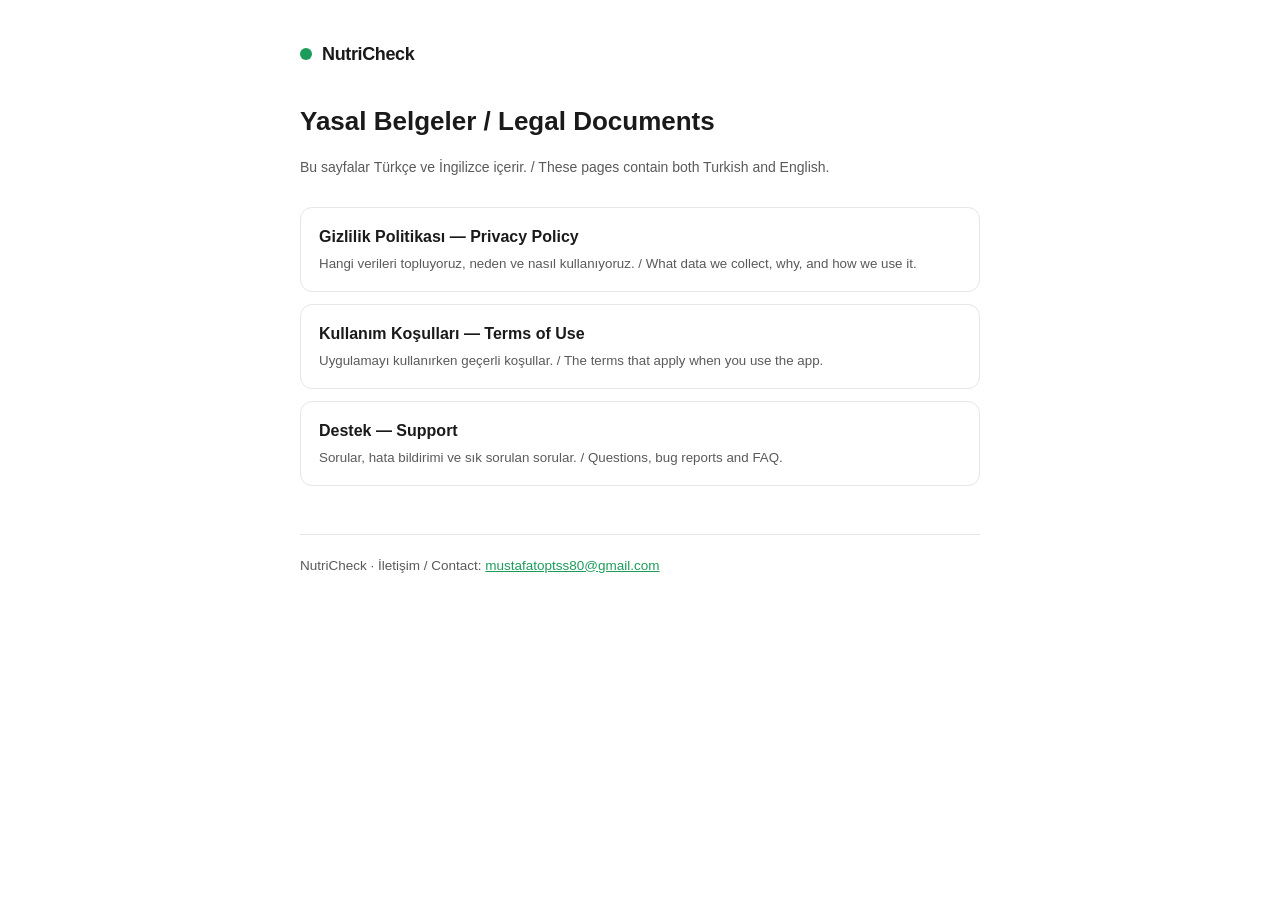
<file: index.html>
<!doctype html>
<html lang="tr">
<head>
<meta charset="utf-8">
<meta name="viewport" content="width=device-width, initial-scale=1">
<title>NutriCheck — Legal</title>
<link rel="stylesheet" href="style.css">
</head>
<body>
<div class="wrap">
  <div class="brand"><span class="dot"></span><span>NutriCheck</span></div>
  <h1>Yasal Belgeler / Legal Documents</h1>
  <p class="updated">Bu sayfalar Türkçe ve İngilizce içerir. / These pages contain both Turkish and English.</p>
  <div class="card-links">
    <a href="privacy.html">Gizlilik Politikası — Privacy Policy<small>Hangi verileri topluyoruz, neden ve nasıl kullanıyoruz. / What data we collect, why, and how we use it.</small></a>
    <a href="terms.html">Kullanım Koşulları — Terms of Use<small>Uygulamayı kullanırken geçerli koşullar. / The terms that apply when you use the app.</small></a>
    <a href="support.html">Destek — Support<small>Sorular, hata bildirimi ve sık sorulan sorular. / Questions, bug reports and FAQ.</small></a>
  </div>
  <footer>
    NutriCheck &middot; İletişim / Contact: <a href="mailto:mustafatoptss80@gmail.com">mustafatoptss80@gmail.com</a>
  </footer>
</div>
</body>
</html>
</file>
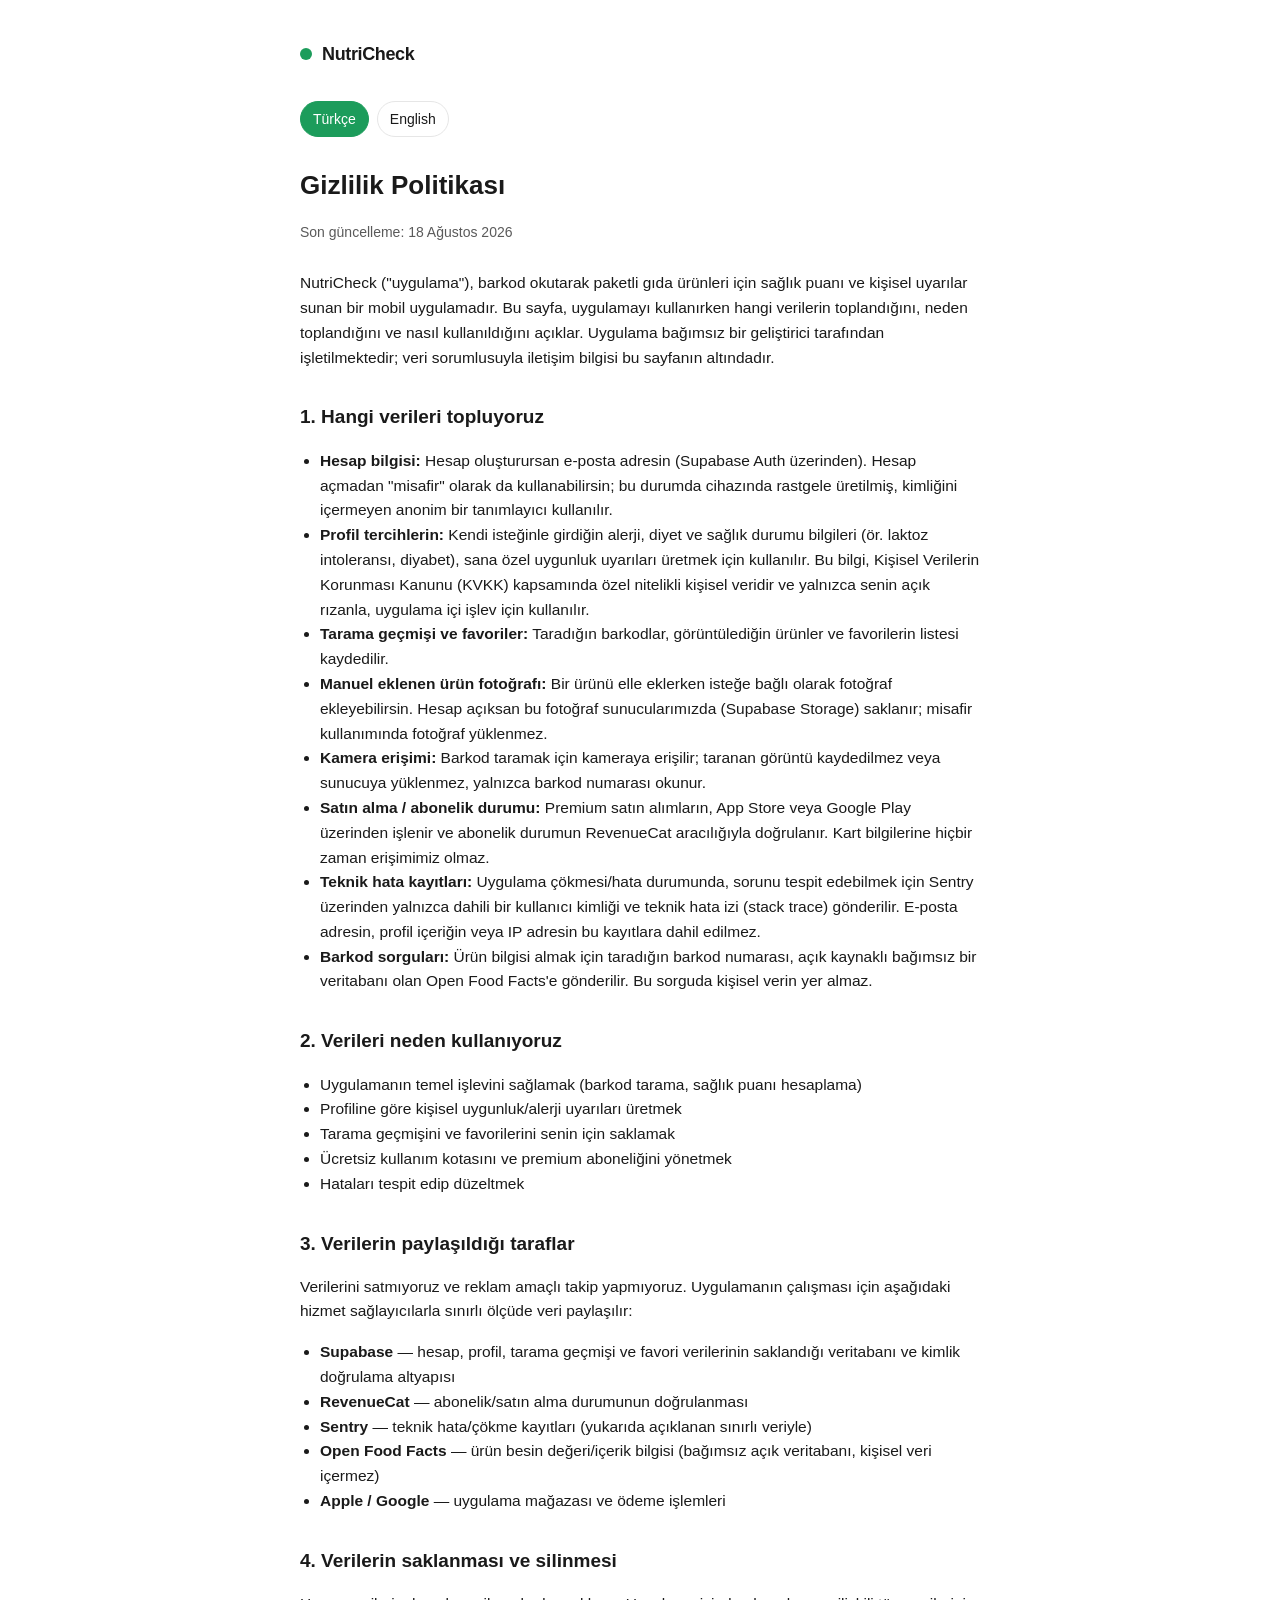
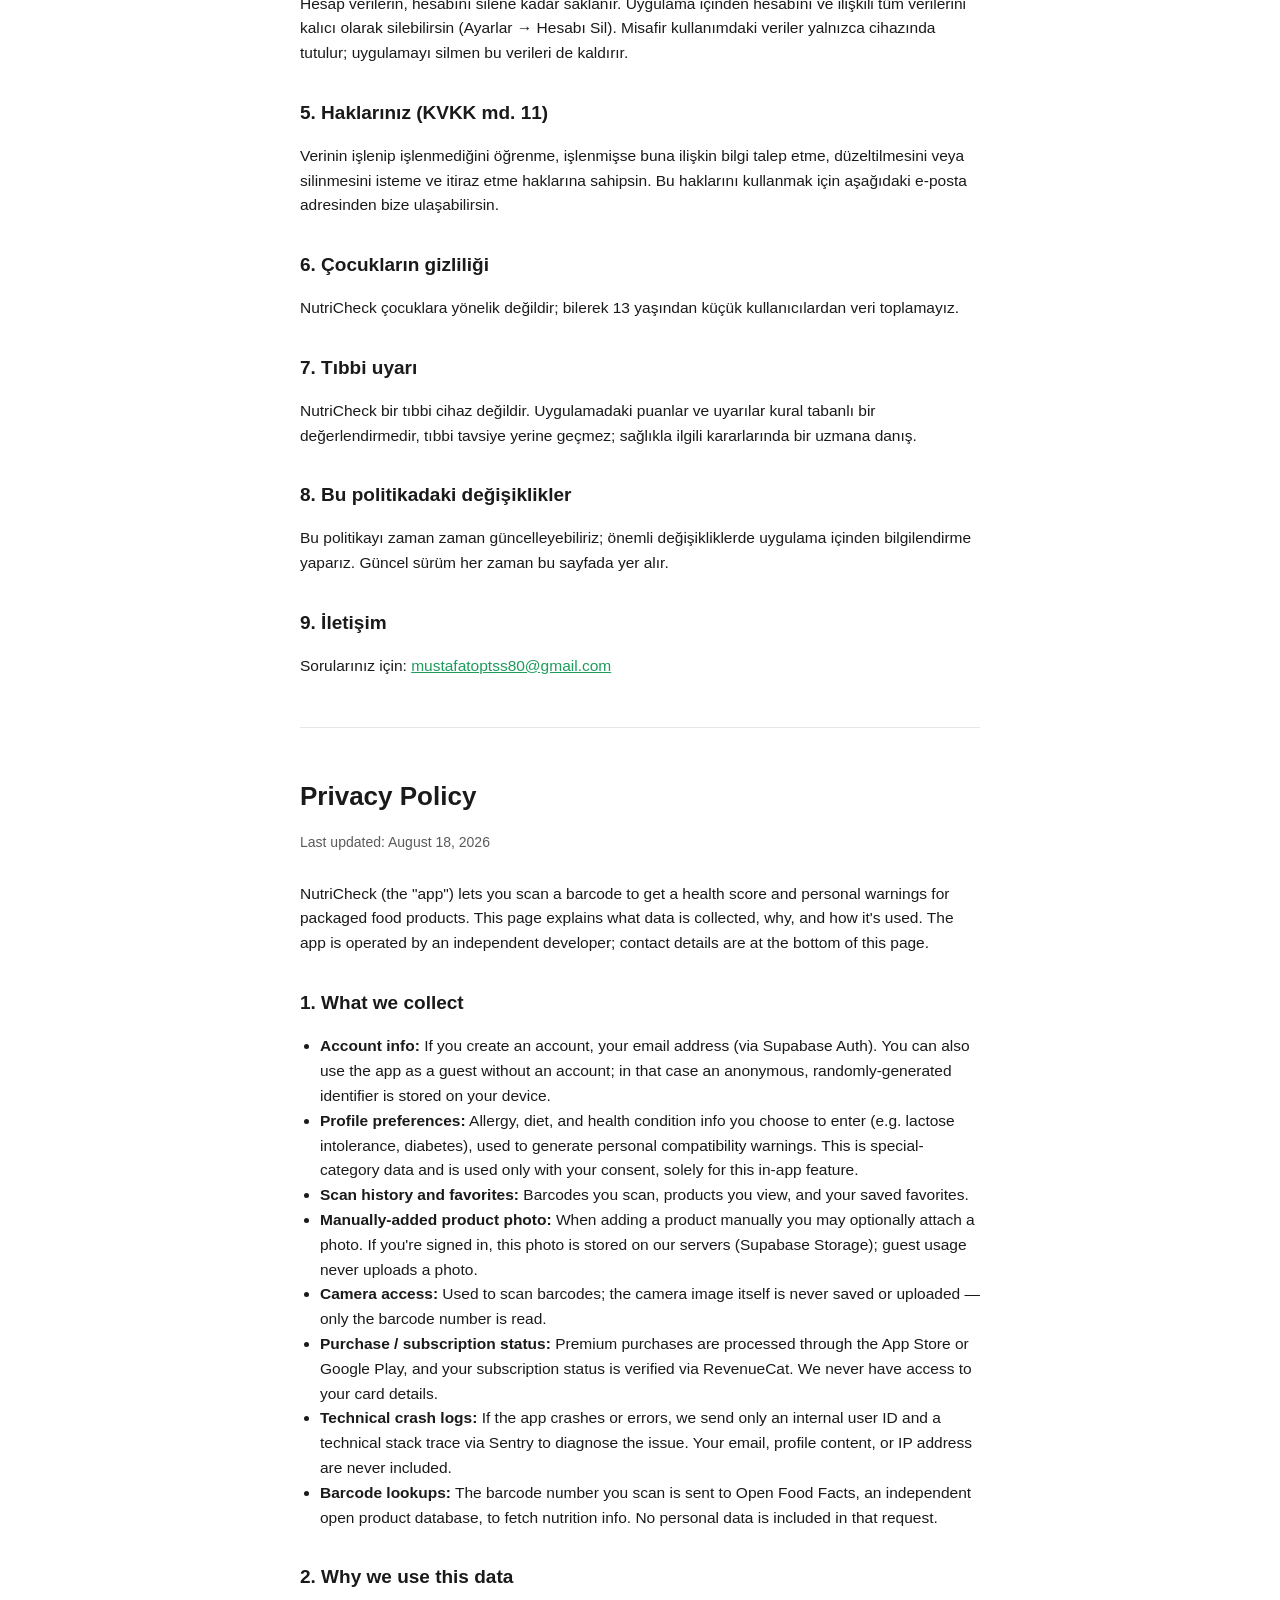
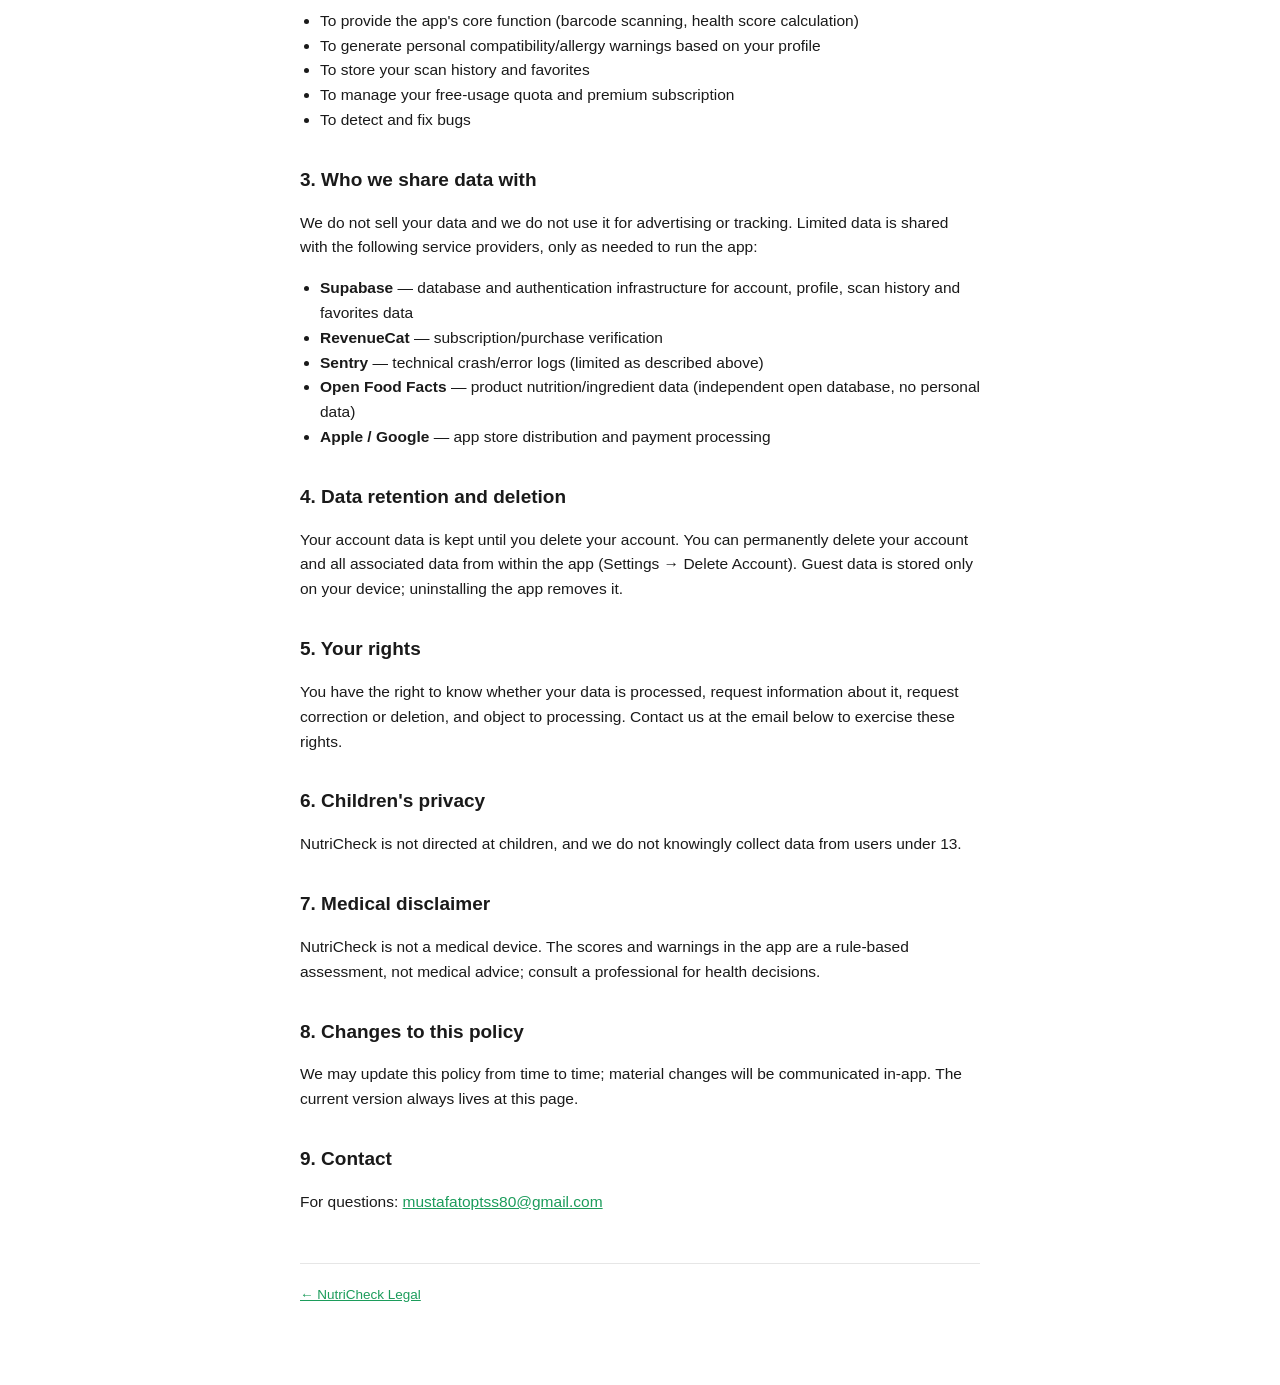
<file: privacy.html>
<!doctype html>
<html lang="tr">
<head>
<meta charset="utf-8">
<meta name="viewport" content="width=device-width, initial-scale=1">
<title>NutriCheck — Gizlilik Politikası / Privacy Policy</title>
<link rel="stylesheet" href="style.css">
</head>
<body>
<div class="wrap">
  <div class="brand"><span class="dot"></span><span>NutriCheck</span></div>

  <div class="lang-switch">
    <a href="#tr" class="active">Türkçe</a>
    <a href="#en">English</a>
  </div>

  <section id="tr">
  <h1>Gizlilik Politikası</h1>
  <p class="updated">Son güncelleme: 18 Ağustos 2026</p>

  <p>NutriCheck ("uygulama"), barkod okutarak paketli gıda ürünleri için sağlık puanı ve kişisel uyarılar sunan bir mobil uygulamadır. Bu sayfa, uygulamayı kullanırken hangi verilerin toplandığını, neden toplandığını ve nasıl kullanıldığını açıklar. Uygulama bağımsız bir geliştirici tarafından işletilmektedir; veri sorumlusuyla iletişim bilgisi bu sayfanın altındadır.</p>

  <h2>1. Hangi verileri topluyoruz</h2>
  <ul>
    <li><strong>Hesap bilgisi:</strong> Hesap oluşturursan e-posta adresin (Supabase Auth üzerinden). Hesap açmadan "misafir" olarak da kullanabilirsin; bu durumda cihazında rastgele üretilmiş, kimliğini içermeyen anonim bir tanımlayıcı kullanılır.</li>
    <li><strong>Profil tercihlerin:</strong> Kendi isteğinle girdiğin alerji, diyet ve sağlık durumu bilgileri (ör. laktoz intoleransı, diyabet), sana özel uygunluk uyarıları üretmek için kullanılır. Bu bilgi, Kişisel Verilerin Korunması Kanunu (KVKK) kapsamında özel nitelikli kişisel veridir ve yalnızca senin açık rızanla, uygulama içi işlev için kullanılır.</li>
    <li><strong>Tarama geçmişi ve favoriler:</strong> Taradığın barkodlar, görüntülediğin ürünler ve favorilerin listesi kaydedilir.</li>
    <li><strong>Manuel eklenen ürün fotoğrafı:</strong> Bir ürünü elle eklerken isteğe bağlı olarak fotoğraf ekleyebilirsin. Hesap açıksan bu fotoğraf sunucularımızda (Supabase Storage) saklanır; misafir kullanımında fotoğraf yüklenmez.</li>
    <li><strong>Kamera erişimi:</strong> Barkod taramak için kameraya erişilir; taranan görüntü kaydedilmez veya sunucuya yüklenmez, yalnızca barkod numarası okunur.</li>
    <li><strong>Satın alma / abonelik durumu:</strong> Premium satın alımların, App Store veya Google Play üzerinden işlenir ve abonelik durumun RevenueCat aracılığıyla doğrulanır. Kart bilgilerine hiçbir zaman erişimimiz olmaz.</li>
    <li><strong>Teknik hata kayıtları:</strong> Uygulama çökmesi/hata durumunda, sorunu tespit edebilmek için Sentry üzerinden yalnızca dahili bir kullanıcı kimliği ve teknik hata izi (stack trace) gönderilir. E-posta adresin, profil içeriğin veya IP adresin bu kayıtlara dahil edilmez.</li>
    <li><strong>Barkod sorguları:</strong> Ürün bilgisi almak için taradığın barkod numarası, açık kaynaklı bağımsız bir veritabanı olan Open Food Facts'e gönderilir. Bu sorguda kişisel verin yer almaz.</li>
  </ul>

  <h2>2. Verileri neden kullanıyoruz</h2>
  <ul>
    <li>Uygulamanın temel işlevini sağlamak (barkod tarama, sağlık puanı hesaplama)</li>
    <li>Profiline göre kişisel uygunluk/alerji uyarıları üretmek</li>
    <li>Tarama geçmişini ve favorilerini senin için saklamak</li>
    <li>Ücretsiz kullanım kotasını ve premium aboneliğini yönetmek</li>
    <li>Hataları tespit edip düzeltmek</li>
  </ul>

  <h2>3. Verilerin paylaşıldığı taraflar</h2>
  <p>Verilerini satmıyoruz ve reklam amaçlı takip yapmıyoruz. Uygulamanın çalışması için aşağıdaki hizmet sağlayıcılarla sınırlı ölçüde veri paylaşılır:</p>
  <ul>
    <li><strong>Supabase</strong> — hesap, profil, tarama geçmişi ve favori verilerinin saklandığı veritabanı ve kimlik doğrulama altyapısı</li>
    <li><strong>RevenueCat</strong> — abonelik/satın alma durumunun doğrulanması</li>
    <li><strong>Sentry</strong> — teknik hata/çökme kayıtları (yukarıda açıklanan sınırlı veriyle)</li>
    <li><strong>Open Food Facts</strong> — ürün besin değeri/içerik bilgisi (bağımsız açık veritabanı, kişisel veri içermez)</li>
    <li><strong>Apple / Google</strong> — uygulama mağazası ve ödeme işlemleri</li>
  </ul>

  <h2>4. Verilerin saklanması ve silinmesi</h2>
  <p>Hesap verilerin, hesabını silene kadar saklanır. Uygulama içinden hesabını ve ilişkili tüm verilerini kalıcı olarak silebilirsin (Ayarlar &rarr; Hesabı Sil). Misafir kullanımdaki veriler yalnızca cihazında tutulur; uygulamayı silmen bu verileri de kaldırır.</p>

  <h2>5. Haklarınız (KVKK md. 11)</h2>
  <p>Verinin işlenip işlenmediğini öğrenme, işlenmişse buna ilişkin bilgi talep etme, düzeltilmesini veya silinmesini isteme ve itiraz etme haklarına sahipsin. Bu haklarını kullanmak için aşağıdaki e-posta adresinden bize ulaşabilirsin.</p>

  <h2>6. Çocukların gizliliği</h2>
  <p>NutriCheck çocuklara yönelik değildir; bilerek 13 yaşından küçük kullanıcılardan veri toplamayız.</p>

  <h2>7. Tıbbi uyarı</h2>
  <p>NutriCheck bir tıbbi cihaz değildir. Uygulamadaki puanlar ve uyarılar kural tabanlı bir değerlendirmedir, tıbbi tavsiye yerine geçmez; sağlıkla ilgili kararlarında bir uzmana danış.</p>

  <h2>8. Bu politikadaki değişiklikler</h2>
  <p>Bu politikayı zaman zaman güncelleyebiliriz; önemli değişikliklerde uygulama içinden bilgilendirme yaparız. Güncel sürüm her zaman bu sayfada yer alır.</p>

  <h2>9. İletişim</h2>
  <p>Sorularınız için: <a href="mailto:mustafatoptss80@gmail.com">mustafatoptss80@gmail.com</a></p>
  </section>

  <hr class="section">

  <section id="en">
  <h1>Privacy Policy</h1>
  <p class="updated">Last updated: August 18, 2026</p>

  <p>NutriCheck (the "app") lets you scan a barcode to get a health score and personal warnings for packaged food products. This page explains what data is collected, why, and how it's used. The app is operated by an independent developer; contact details are at the bottom of this page.</p>

  <h2>1. What we collect</h2>
  <ul>
    <li><strong>Account info:</strong> If you create an account, your email address (via Supabase Auth). You can also use the app as a guest without an account; in that case an anonymous, randomly-generated identifier is stored on your device.</li>
    <li><strong>Profile preferences:</strong> Allergy, diet, and health condition info you choose to enter (e.g. lactose intolerance, diabetes), used to generate personal compatibility warnings. This is special-category data and is used only with your consent, solely for this in-app feature.</li>
    <li><strong>Scan history and favorites:</strong> Barcodes you scan, products you view, and your saved favorites.</li>
    <li><strong>Manually-added product photo:</strong> When adding a product manually you may optionally attach a photo. If you're signed in, this photo is stored on our servers (Supabase Storage); guest usage never uploads a photo.</li>
    <li><strong>Camera access:</strong> Used to scan barcodes; the camera image itself is never saved or uploaded — only the barcode number is read.</li>
    <li><strong>Purchase / subscription status:</strong> Premium purchases are processed through the App Store or Google Play, and your subscription status is verified via RevenueCat. We never have access to your card details.</li>
    <li><strong>Technical crash logs:</strong> If the app crashes or errors, we send only an internal user ID and a technical stack trace via Sentry to diagnose the issue. Your email, profile content, or IP address are never included.</li>
    <li><strong>Barcode lookups:</strong> The barcode number you scan is sent to Open Food Facts, an independent open product database, to fetch nutrition info. No personal data is included in that request.</li>
  </ul>

  <h2>2. Why we use this data</h2>
  <ul>
    <li>To provide the app's core function (barcode scanning, health score calculation)</li>
    <li>To generate personal compatibility/allergy warnings based on your profile</li>
    <li>To store your scan history and favorites</li>
    <li>To manage your free-usage quota and premium subscription</li>
    <li>To detect and fix bugs</li>
  </ul>

  <h2>3. Who we share data with</h2>
  <p>We do not sell your data and we do not use it for advertising or tracking. Limited data is shared with the following service providers, only as needed to run the app:</p>
  <ul>
    <li><strong>Supabase</strong> — database and authentication infrastructure for account, profile, scan history and favorites data</li>
    <li><strong>RevenueCat</strong> — subscription/purchase verification</li>
    <li><strong>Sentry</strong> — technical crash/error logs (limited as described above)</li>
    <li><strong>Open Food Facts</strong> — product nutrition/ingredient data (independent open database, no personal data)</li>
    <li><strong>Apple / Google</strong> — app store distribution and payment processing</li>
  </ul>

  <h2>4. Data retention and deletion</h2>
  <p>Your account data is kept until you delete your account. You can permanently delete your account and all associated data from within the app (Settings &rarr; Delete Account). Guest data is stored only on your device; uninstalling the app removes it.</p>

  <h2>5. Your rights</h2>
  <p>You have the right to know whether your data is processed, request information about it, request correction or deletion, and object to processing. Contact us at the email below to exercise these rights.</p>

  <h2>6. Children's privacy</h2>
  <p>NutriCheck is not directed at children, and we do not knowingly collect data from users under 13.</p>

  <h2>7. Medical disclaimer</h2>
  <p>NutriCheck is not a medical device. The scores and warnings in the app are a rule-based assessment, not medical advice; consult a professional for health decisions.</p>

  <h2>8. Changes to this policy</h2>
  <p>We may update this policy from time to time; material changes will be communicated in-app. The current version always lives at this page.</p>

  <h2>9. Contact</h2>
  <p>For questions: <a href="mailto:mustafatoptss80@gmail.com">mustafatoptss80@gmail.com</a></p>
  </section>

  <footer>
    <a href="index.html">&larr; NutriCheck Legal</a>
  </footer>
</div>
</body>
</html>
</file>
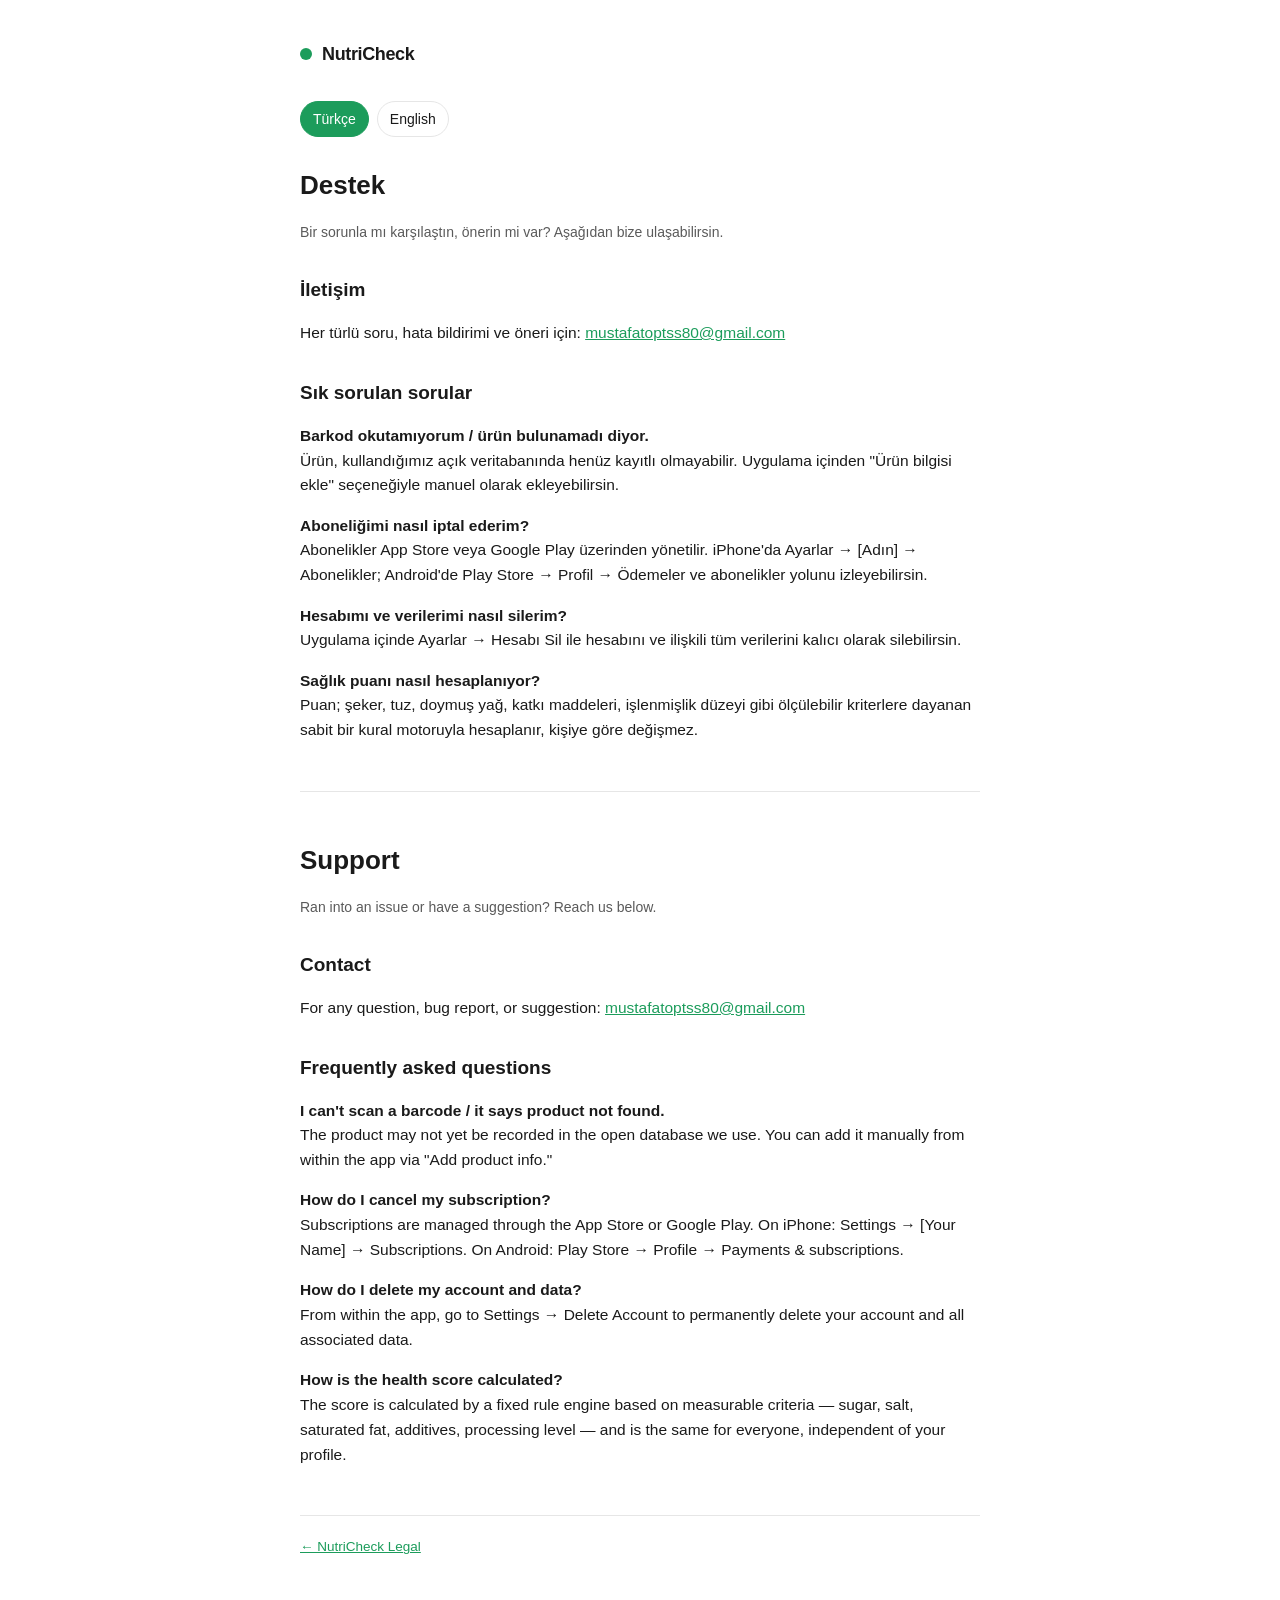
<file: support.html>
<!doctype html>
<html lang="tr">
<head>
<meta charset="utf-8">
<meta name="viewport" content="width=device-width, initial-scale=1">
<title>NutriCheck — Destek / Support</title>
<link rel="stylesheet" href="style.css">
</head>
<body>
<div class="wrap">
  <div class="brand"><span class="dot"></span><span>NutriCheck</span></div>

  <div class="lang-switch">
    <a href="#tr" class="active">Türkçe</a>
    <a href="#en">English</a>
  </div>

  <section id="tr">
  <h1>Destek</h1>
  <p class="updated">Bir sorunla mı karşılaştın, önerin mi var? Aşağıdan bize ulaşabilirsin.</p>

  <h2>İletişim</h2>
  <p>Her türlü soru, hata bildirimi ve öneri için: <a href="mailto:mustafatoptss80@gmail.com">mustafatoptss80@gmail.com</a></p>

  <h2>Sık sorulan sorular</h2>
  <p><strong>Barkod okutamıyorum / ürün bulunamadı diyor.</strong><br>Ürün, kullandığımız açık veritabanında henüz kayıtlı olmayabilir. Uygulama içinden "Ürün bilgisi ekle" seçeneğiyle manuel olarak ekleyebilirsin.</p>
  <p><strong>Aboneliğimi nasıl iptal ederim?</strong><br>Abonelikler App Store veya Google Play üzerinden yönetilir. iPhone'da Ayarlar &rarr; [Adın] &rarr; Abonelikler; Android'de Play Store &rarr; Profil &rarr; Ödemeler ve abonelikler yolunu izleyebilirsin.</p>
  <p><strong>Hesabımı ve verilerimi nasıl silerim?</strong><br>Uygulama içinde Ayarlar &rarr; Hesabı Sil ile hesabını ve ilişkili tüm verilerini kalıcı olarak silebilirsin.</p>
  <p><strong>Sağlık puanı nasıl hesaplanıyor?</strong><br>Puan; şeker, tuz, doymuş yağ, katkı maddeleri, işlenmişlik düzeyi gibi ölçülebilir kriterlere dayanan sabit bir kural motoruyla hesaplanır, kişiye göre değişmez.</p>
  </section>

  <hr class="section">

  <section id="en">
  <h1>Support</h1>
  <p class="updated">Ran into an issue or have a suggestion? Reach us below.</p>

  <h2>Contact</h2>
  <p>For any question, bug report, or suggestion: <a href="mailto:mustafatoptss80@gmail.com">mustafatoptss80@gmail.com</a></p>

  <h2>Frequently asked questions</h2>
  <p><strong>I can't scan a barcode / it says product not found.</strong><br>The product may not yet be recorded in the open database we use. You can add it manually from within the app via "Add product info."</p>
  <p><strong>How do I cancel my subscription?</strong><br>Subscriptions are managed through the App Store or Google Play. On iPhone: Settings &rarr; [Your Name] &rarr; Subscriptions. On Android: Play Store &rarr; Profile &rarr; Payments & subscriptions.</p>
  <p><strong>How do I delete my account and data?</strong><br>From within the app, go to Settings &rarr; Delete Account to permanently delete your account and all associated data.</p>
  <p><strong>How is the health score calculated?</strong><br>The score is calculated by a fixed rule engine based on measurable criteria — sugar, salt, saturated fat, additives, processing level — and is the same for everyone, independent of your profile.</p>
  </section>

  <footer>
    <a href="index.html">&larr; NutriCheck Legal</a>
  </footer>
</div>
</body>
</html>
</file>
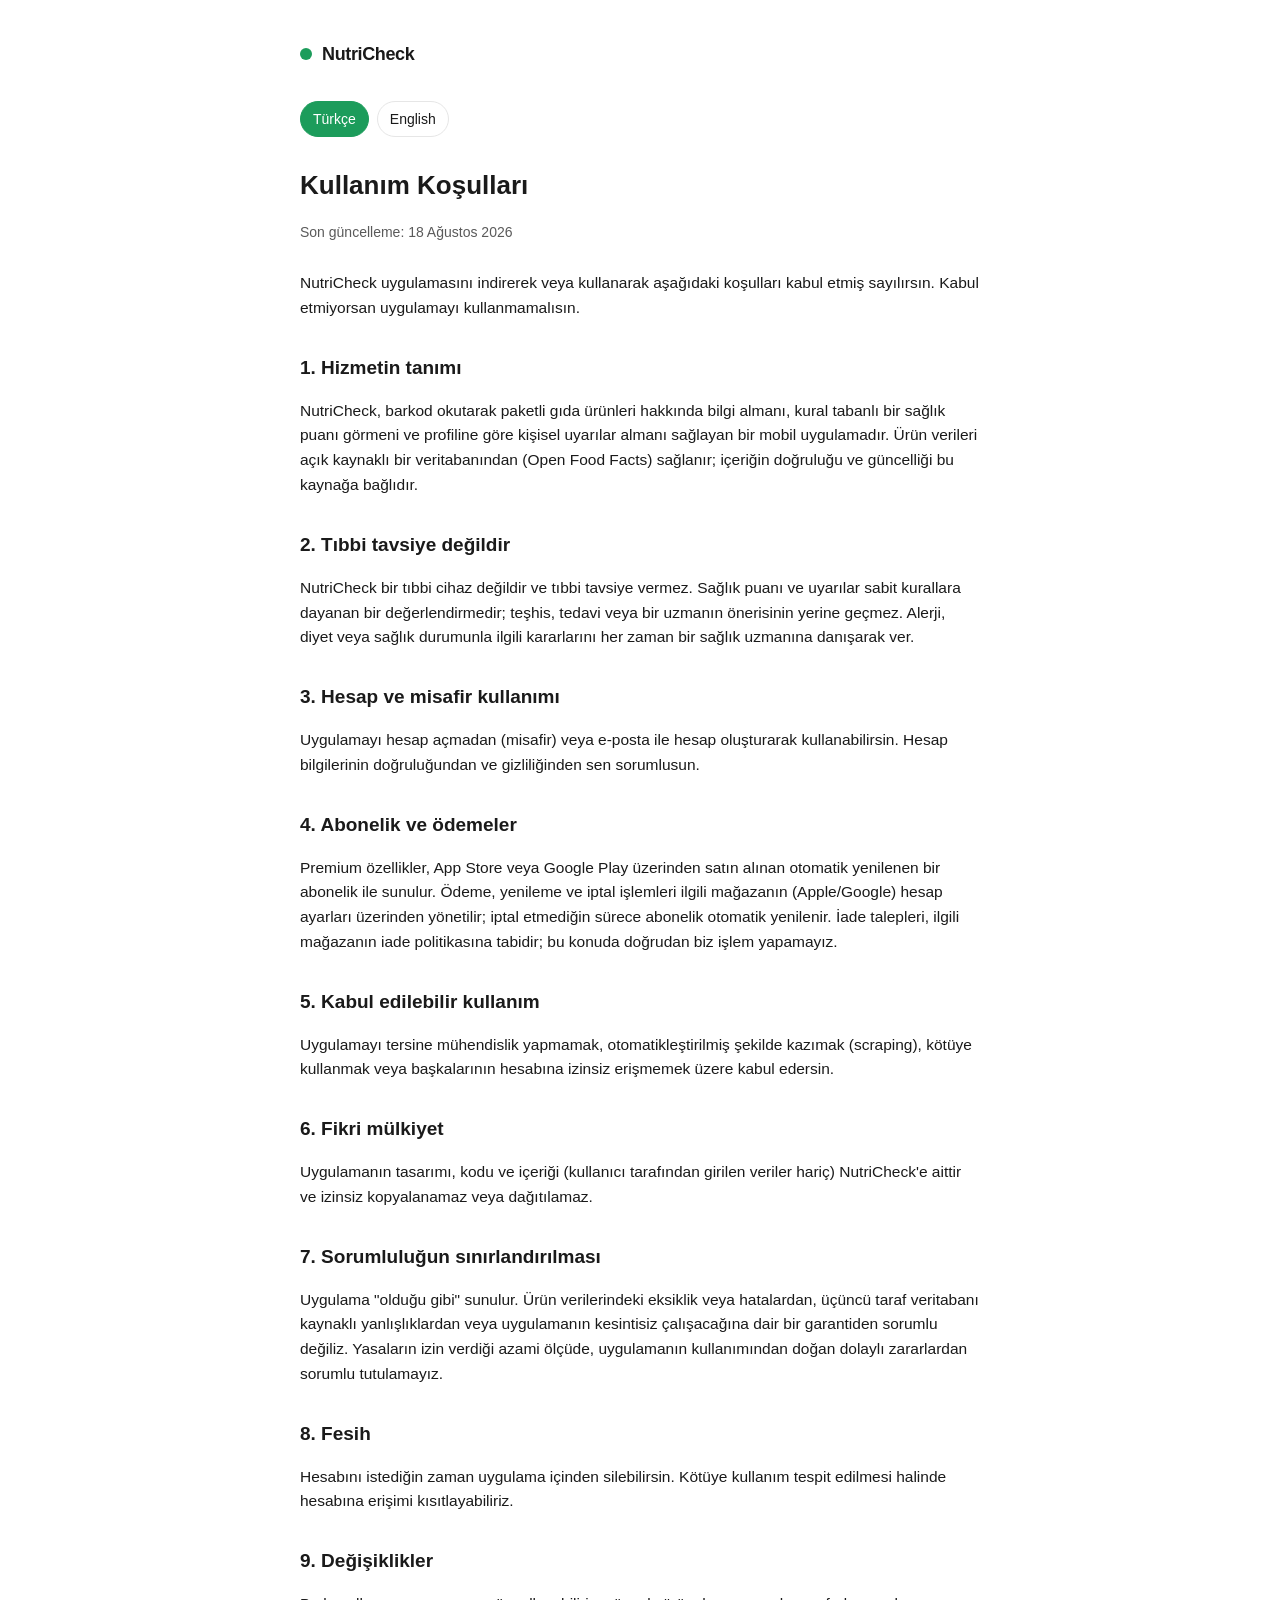
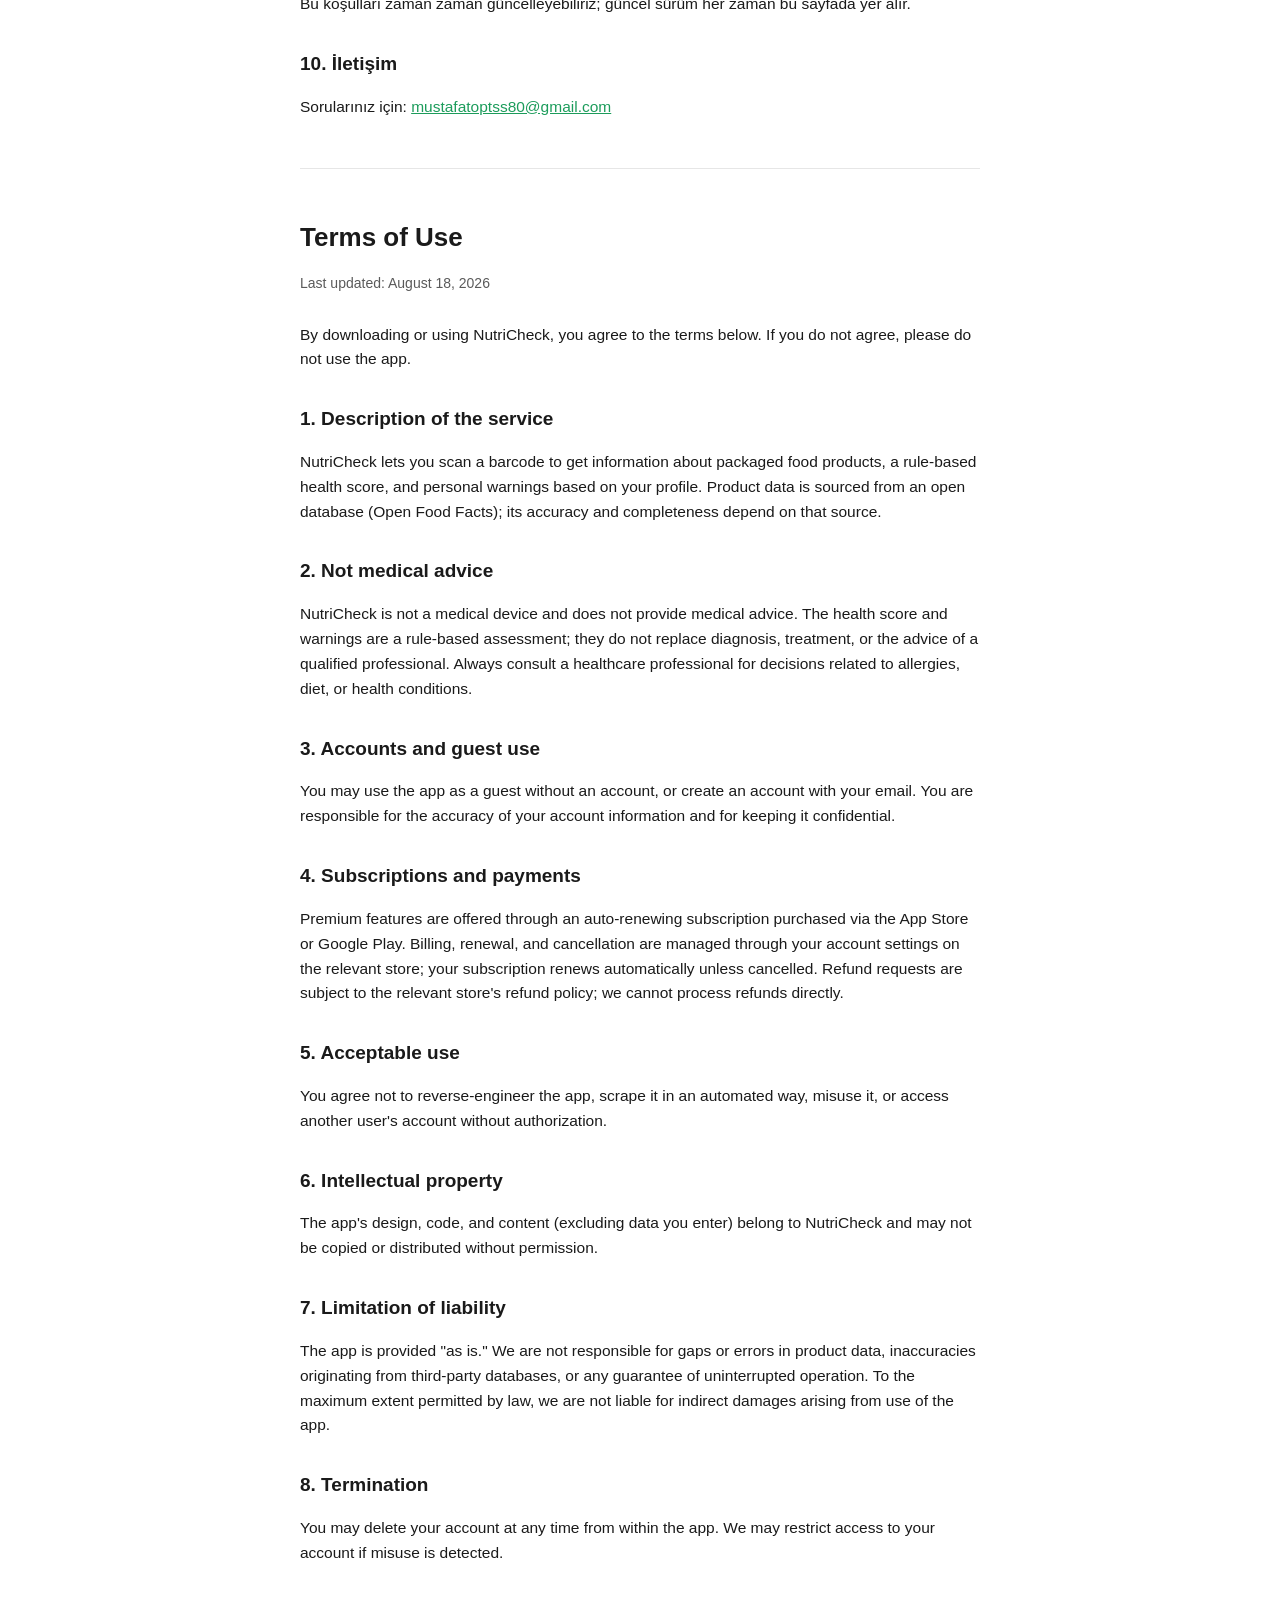
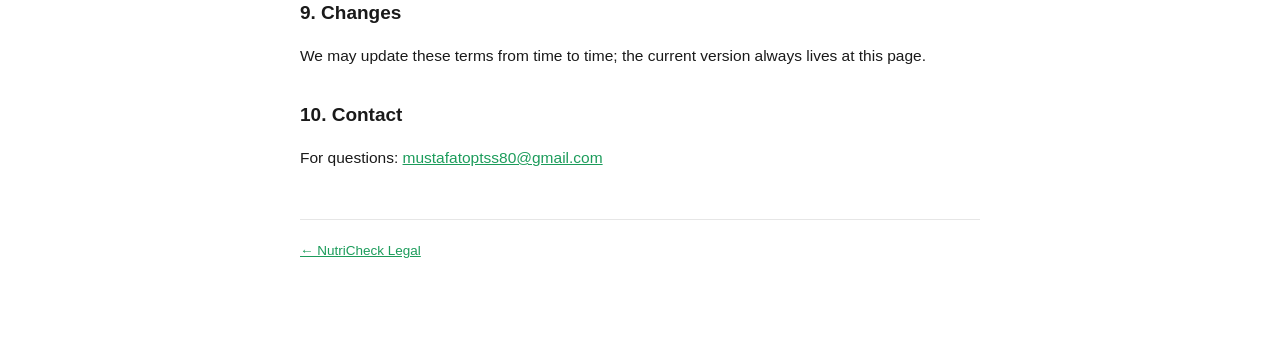
<file: terms.html>
<!doctype html>
<html lang="tr">
<head>
<meta charset="utf-8">
<meta name="viewport" content="width=device-width, initial-scale=1">
<title>NutriCheck — Kullanım Koşulları / Terms of Use</title>
<link rel="stylesheet" href="style.css">
</head>
<body>
<div class="wrap">
  <div class="brand"><span class="dot"></span><span>NutriCheck</span></div>

  <div class="lang-switch">
    <a href="#tr" class="active">Türkçe</a>
    <a href="#en">English</a>
  </div>

  <section id="tr">
  <h1>Kullanım Koşulları</h1>
  <p class="updated">Son güncelleme: 18 Ağustos 2026</p>

  <p>NutriCheck uygulamasını indirerek veya kullanarak aşağıdaki koşulları kabul etmiş sayılırsın. Kabul etmiyorsan uygulamayı kullanmamalısın.</p>

  <h2>1. Hizmetin tanımı</h2>
  <p>NutriCheck, barkod okutarak paketli gıda ürünleri hakkında bilgi almanı, kural tabanlı bir sağlık puanı görmeni ve profiline göre kişisel uyarılar almanı sağlayan bir mobil uygulamadır. Ürün verileri açık kaynaklı bir veritabanından (Open Food Facts) sağlanır; içeriğin doğruluğu ve güncelliği bu kaynağa bağlıdır.</p>

  <h2>2. Tıbbi tavsiye değildir</h2>
  <p>NutriCheck bir tıbbi cihaz değildir ve tıbbi tavsiye vermez. Sağlık puanı ve uyarılar sabit kurallara dayanan bir değerlendirmedir; teşhis, tedavi veya bir uzmanın önerisinin yerine geçmez. Alerji, diyet veya sağlık durumunla ilgili kararlarını her zaman bir sağlık uzmanına danışarak ver.</p>

  <h2>3. Hesap ve misafir kullanımı</h2>
  <p>Uygulamayı hesap açmadan (misafir) veya e-posta ile hesap oluşturarak kullanabilirsin. Hesap bilgilerinin doğruluğundan ve gizliliğinden sen sorumlusun.</p>

  <h2>4. Abonelik ve ödemeler</h2>
  <p>Premium özellikler, App Store veya Google Play üzerinden satın alınan otomatik yenilenen bir abonelik ile sunulur. Ödeme, yenileme ve iptal işlemleri ilgili mağazanın (Apple/Google) hesap ayarları üzerinden yönetilir; iptal etmediğin sürece abonelik otomatik yenilenir. İade talepleri, ilgili mağazanın iade politikasına tabidir; bu konuda doğrudan biz işlem yapamayız.</p>

  <h2>5. Kabul edilebilir kullanım</h2>
  <p>Uygulamayı tersine mühendislik yapmamak, otomatikleştirilmiş şekilde kazımak (scraping), kötüye kullanmak veya başkalarının hesabına izinsiz erişmemek üzere kabul edersin.</p>

  <h2>6. Fikri mülkiyet</h2>
  <p>Uygulamanın tasarımı, kodu ve içeriği (kullanıcı tarafından girilen veriler hariç) NutriCheck'e aittir ve izinsiz kopyalanamaz veya dağıtılamaz.</p>

  <h2>7. Sorumluluğun sınırlandırılması</h2>
  <p>Uygulama "olduğu gibi" sunulur. Ürün verilerindeki eksiklik veya hatalardan, üçüncü taraf veritabanı kaynaklı yanlışlıklardan veya uygulamanın kesintisiz çalışacağına dair bir garantiden sorumlu değiliz. Yasaların izin verdiği azami ölçüde, uygulamanın kullanımından doğan dolaylı zararlardan sorumlu tutulamayız.</p>

  <h2>8. Fesih</h2>
  <p>Hesabını istediğin zaman uygulama içinden silebilirsin. Kötüye kullanım tespit edilmesi halinde hesabına erişimi kısıtlayabiliriz.</p>

  <h2>9. Değişiklikler</h2>
  <p>Bu koşulları zaman zaman güncelleyebiliriz; güncel sürüm her zaman bu sayfada yer alır.</p>

  <h2>10. İletişim</h2>
  <p>Sorularınız için: <a href="mailto:mustafatoptss80@gmail.com">mustafatoptss80@gmail.com</a></p>
  </section>

  <hr class="section">

  <section id="en">
  <h1>Terms of Use</h1>
  <p class="updated">Last updated: August 18, 2026</p>

  <p>By downloading or using NutriCheck, you agree to the terms below. If you do not agree, please do not use the app.</p>

  <h2>1. Description of the service</h2>
  <p>NutriCheck lets you scan a barcode to get information about packaged food products, a rule-based health score, and personal warnings based on your profile. Product data is sourced from an open database (Open Food Facts); its accuracy and completeness depend on that source.</p>

  <h2>2. Not medical advice</h2>
  <p>NutriCheck is not a medical device and does not provide medical advice. The health score and warnings are a rule-based assessment; they do not replace diagnosis, treatment, or the advice of a qualified professional. Always consult a healthcare professional for decisions related to allergies, diet, or health conditions.</p>

  <h2>3. Accounts and guest use</h2>
  <p>You may use the app as a guest without an account, or create an account with your email. You are responsible for the accuracy of your account information and for keeping it confidential.</p>

  <h2>4. Subscriptions and payments</h2>
  <p>Premium features are offered through an auto-renewing subscription purchased via the App Store or Google Play. Billing, renewal, and cancellation are managed through your account settings on the relevant store; your subscription renews automatically unless cancelled. Refund requests are subject to the relevant store's refund policy; we cannot process refunds directly.</p>

  <h2>5. Acceptable use</h2>
  <p>You agree not to reverse-engineer the app, scrape it in an automated way, misuse it, or access another user's account without authorization.</p>

  <h2>6. Intellectual property</h2>
  <p>The app's design, code, and content (excluding data you enter) belong to NutriCheck and may not be copied or distributed without permission.</p>

  <h2>7. Limitation of liability</h2>
  <p>The app is provided "as is." We are not responsible for gaps or errors in product data, inaccuracies originating from third-party databases, or any guarantee of uninterrupted operation. To the maximum extent permitted by law, we are not liable for indirect damages arising from use of the app.</p>

  <h2>8. Termination</h2>
  <p>You may delete your account at any time from within the app. We may restrict access to your account if misuse is detected.</p>

  <h2>9. Changes</h2>
  <p>We may update these terms from time to time; the current version always lives at this page.</p>

  <h2>10. Contact</h2>
  <p>For questions: <a href="mailto:mustafatoptss80@gmail.com">mustafatoptss80@gmail.com</a></p>
  </section>

  <footer>
    <a href="index.html">&larr; NutriCheck Legal</a>
  </footer>
</div>
</body>
</html>
</file>
<file: style.css>
:root {
  color-scheme: light dark;
  --green: #1c9c5b;
  --text: #1a1a1a;
  --muted: #5a5a5a;
  --bg: #ffffff;
  --border: #e6e6e6;
}
* { box-sizing: border-box; }
body {
  margin: 0;
  font-family: -apple-system, BlinkMacSystemFont, "Segoe UI", Roboto, Helvetica, Arial, sans-serif;
  color: var(--text);
  background: var(--bg);
  line-height: 1.6;
}
.wrap {
  max-width: 720px;
  margin: 0 auto;
  padding: 40px 20px 80px;
}
.brand {
  display: flex;
  align-items: center;
  gap: 10px;
  margin-bottom: 32px;
}
.brand .dot {
  width: 12px;
  height: 12px;
  border-radius: 50%;
  background: var(--green);
}
.brand span {
  font-weight: 700;
  font-size: 18px;
  letter-spacing: -0.02em;
}
h1 {
  font-size: 26px;
  margin: 0 0 4px;
}
h2 {
  font-size: 19px;
  margin: 32px 0 8px;
  color: var(--text);
}
.updated {
  color: var(--muted);
  font-size: 14px;
  margin-bottom: 28px;
}
p, li { color: var(--text); font-size: 15.5px; }
ul { padding-left: 20px; }
a { color: var(--green); }
.lang-switch {
  display: flex;
  gap: 8px;
  margin-bottom: 28px;
}
.lang-switch a {
  text-decoration: none;
  font-size: 14px;
  padding: 6px 12px;
  border: 1px solid var(--border);
  border-radius: 999px;
  color: var(--text);
}
.lang-switch a.active {
  background: var(--green);
  color: #fff;
  border-color: var(--green);
}
hr.section {
  border: none;
  border-top: 1px solid var(--border);
  margin: 48px 0;
}
footer {
  margin-top: 48px;
  padding-top: 20px;
  border-top: 1px solid var(--border);
  color: var(--muted);
  font-size: 13.5px;
}
.card-links { display: flex; flex-direction: column; gap: 12px; margin-top: 24px; }
.card-links a {
  display: block;
  padding: 16px 18px;
  border: 1px solid var(--border);
  border-radius: 12px;
  text-decoration: none;
  color: var(--text);
  font-weight: 600;
}
.card-links a:hover { border-color: var(--green); }
.card-links small { display: block; font-weight: 400; color: var(--muted); margin-top: 4px; }
</file>
